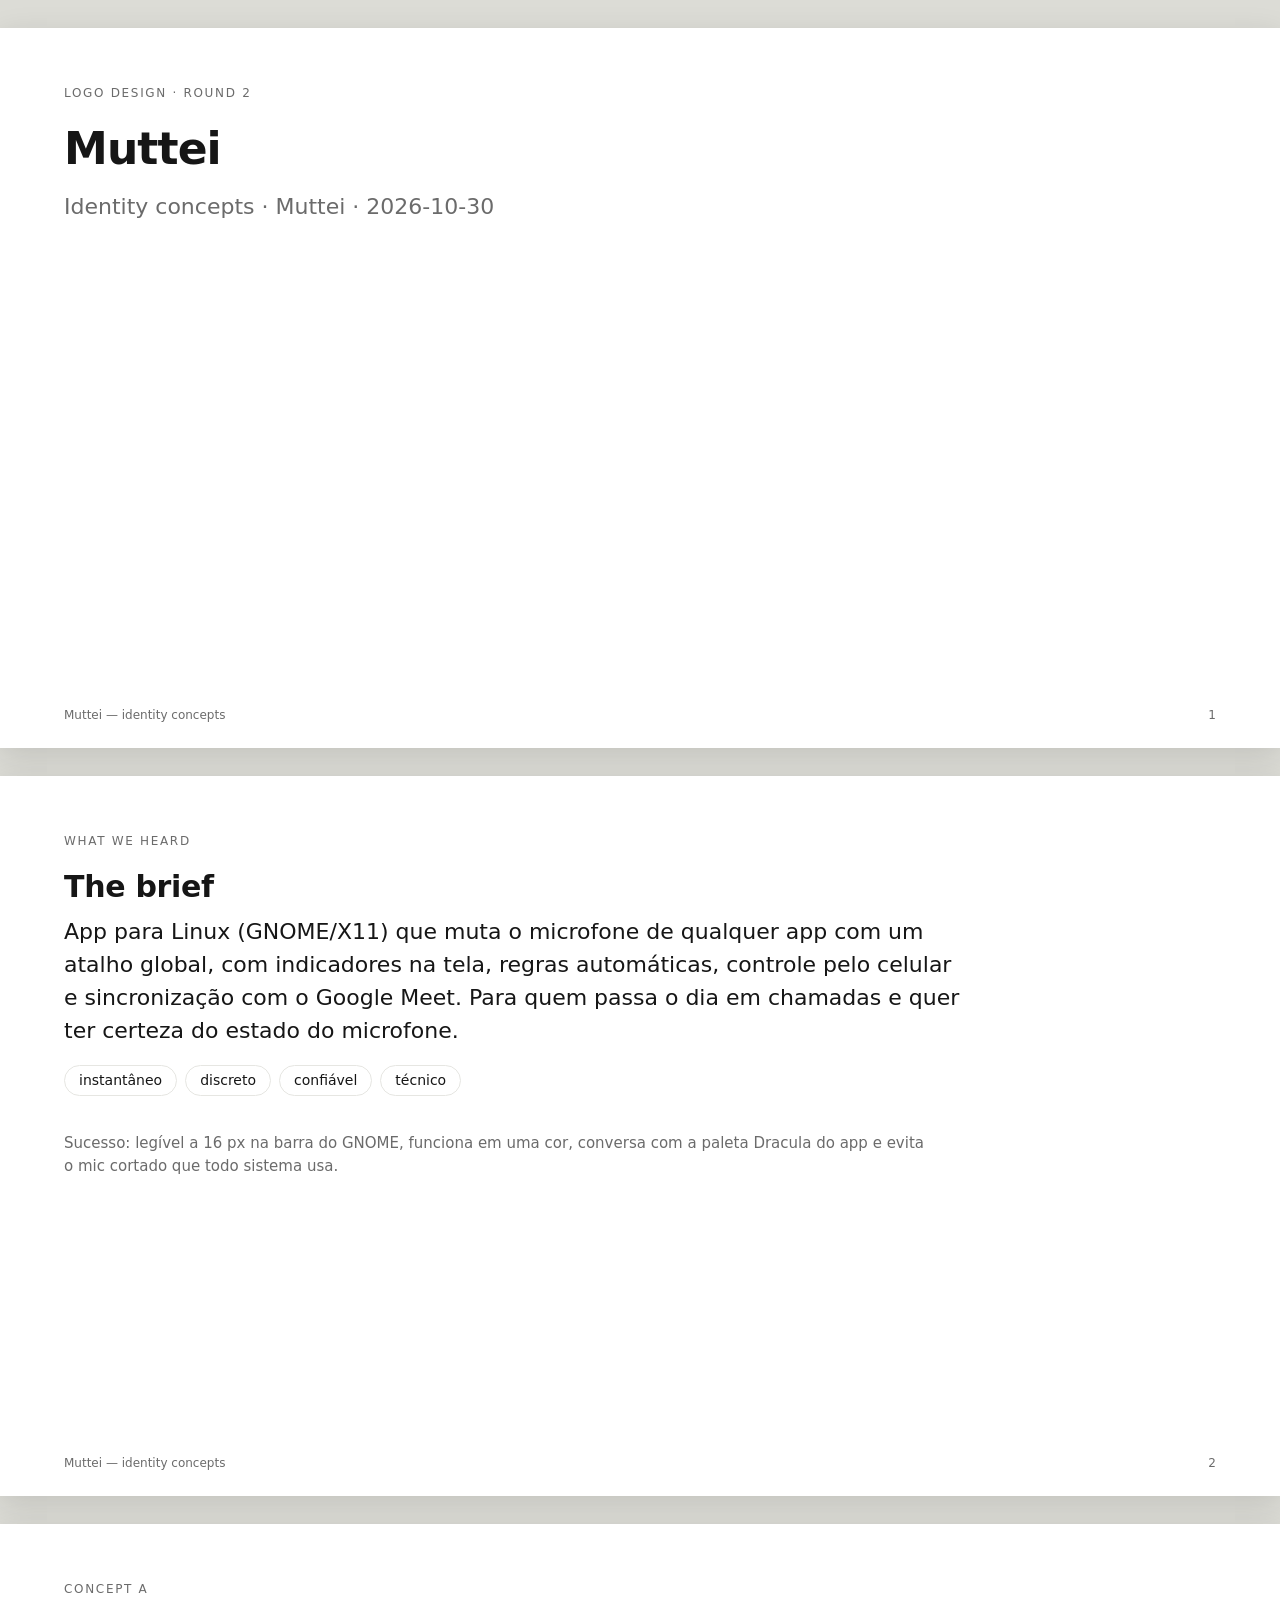
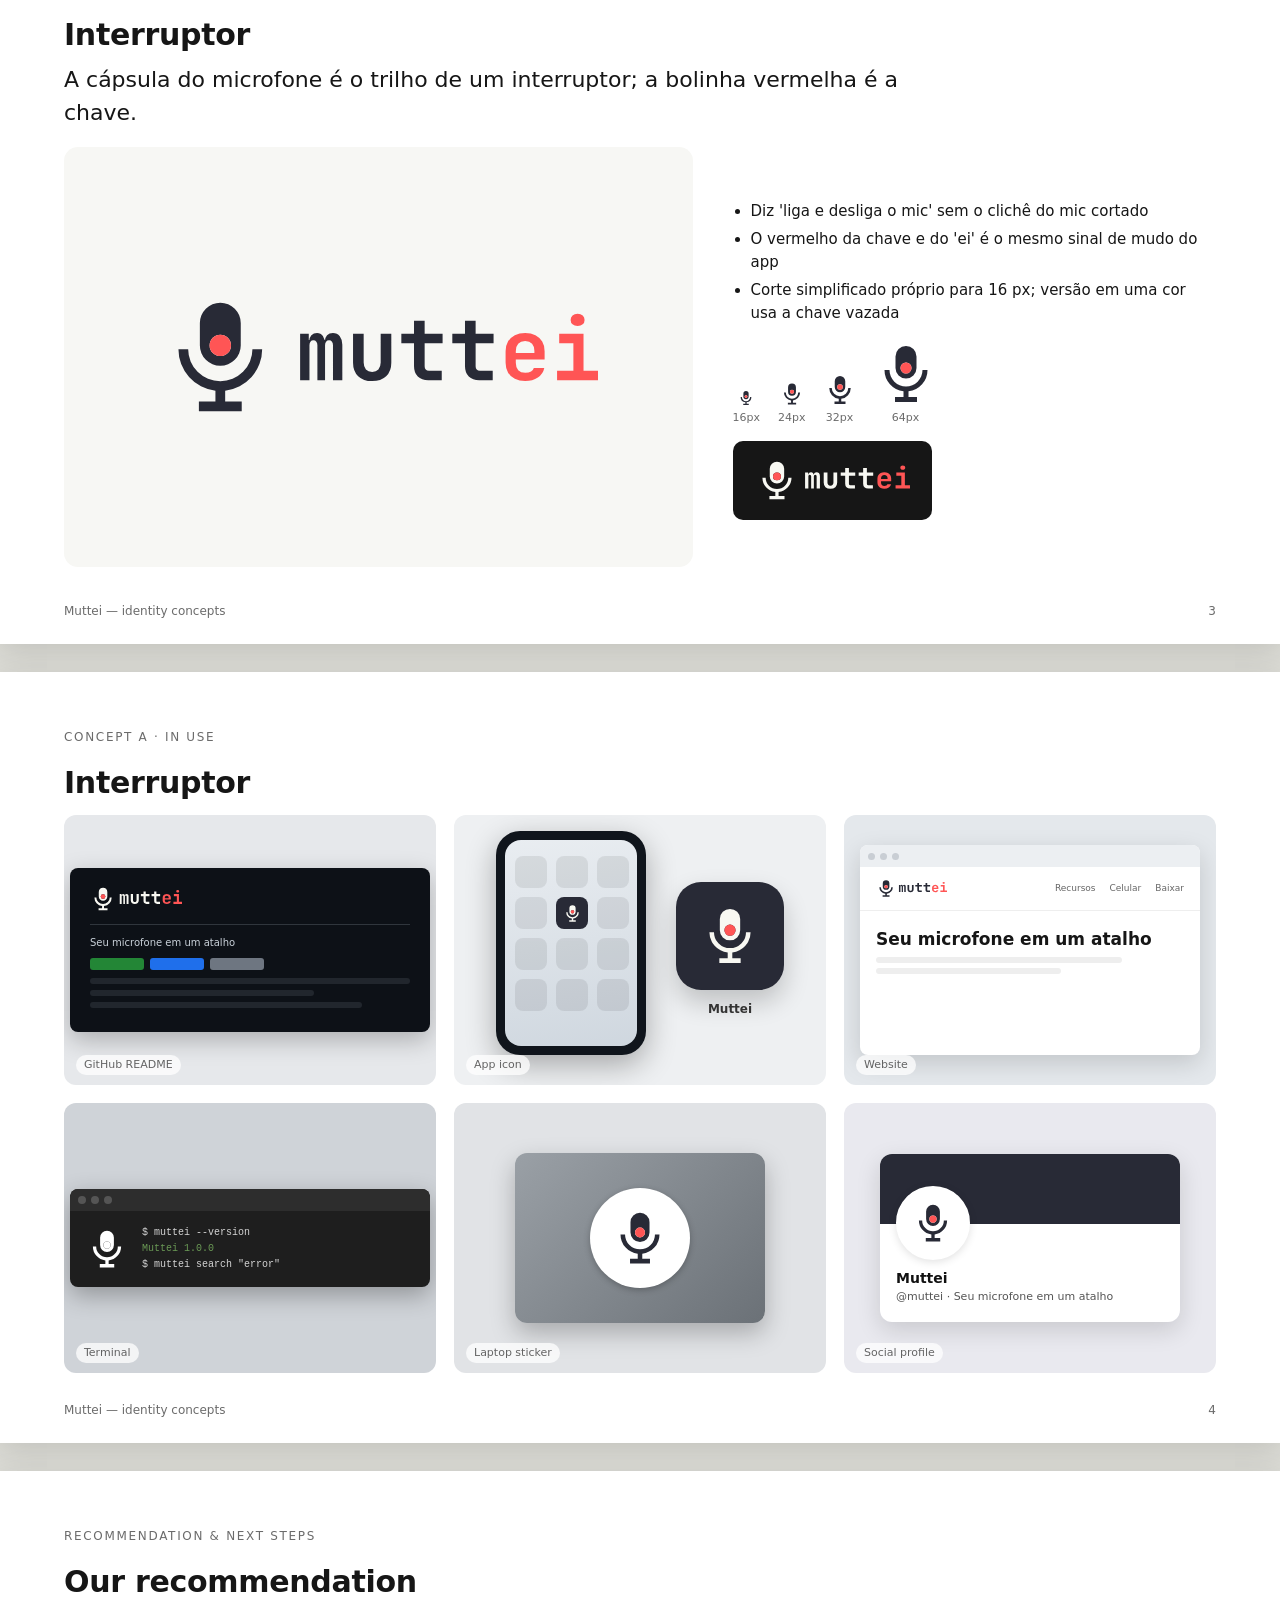
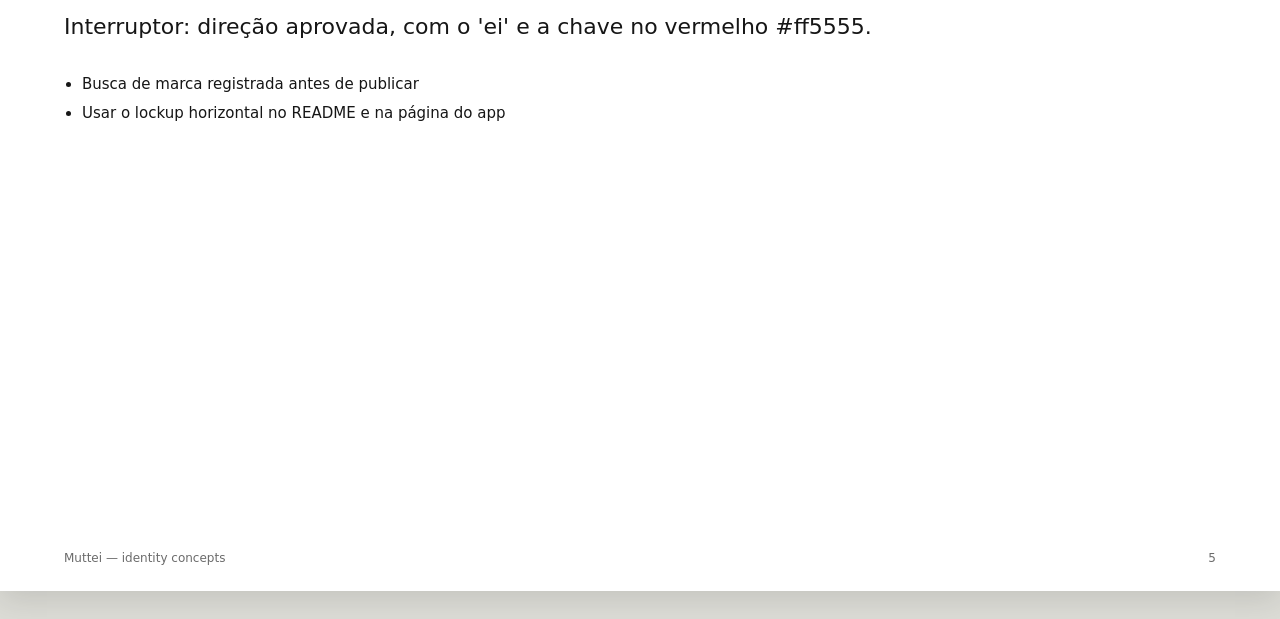
<file: brand/presentation/index.html>
<!doctype html><html lang='en'><head><meta charset='utf-8'><title>Muttei — identity concepts</title><style>
:root{--ink:#161616;--muted:#6b6b6b;--line:#e6e6e2;--paper:#f7f7f4}
*{box-sizing:border-box}body{margin:0;background:#dcdcd6;font:15px/1.5 system-ui,-apple-system,Segoe UI,sans-serif;color:var(--ink)}
.slide{width:1280px;min-height:720px;margin:28px auto;background:#fff;box-shadow:0 8px 30px rgba(0,0,0,.12);padding:56px 64px 70px;position:relative;overflow:hidden}
.slide h1{font-size:44px;margin:0 0 8px;letter-spacing:-.02em}.slide h2{font-size:30px;margin:0 0 6px;letter-spacing:-.01em}
.kicker{font-size:12px;letter-spacing:.14em;text-transform:uppercase;color:var(--muted);margin-bottom:14px}
.idea{font-size:22px;max-width:900px;margin:6px 0 18px}.muted{color:var(--muted)}
.foot{position:absolute;left:64px;right:64px;bottom:24px;display:flex;justify-content:space-between;font-size:12px;color:var(--muted)}
.hero{display:grid;grid-template-columns:1.3fr 1fr;gap:40px;align-items:center}
.stage{height:420px;background:var(--paper);border-radius:14px;display:flex;align-items:center;justify-content:center}
.stage img{max-width:70%;max-height:62%}
ul.rat{padding-left:18px;margin:0}ul.rat li{margin:6px 0}
.sizes{display:flex;gap:18px;align-items:flex-end;margin-top:18px}.sizes div{display:flex;flex-direction:column;align-items:center;gap:4px;font-size:11px;color:var(--muted)}
.rev{background:#161616;border-radius:10px;padding:18px 22px;display:inline-flex;margin-top:14px}
.mock{display:grid;grid-template-columns:repeat(3,1fr);gap:18px;margin-top:10px}
.m{height:270px;border-radius:12px;overflow:hidden;position:relative;display:flex;align-items:center;justify-content:center}
.m .lbl{position:absolute;left:12px;bottom:10px;font-size:11px;color:rgba(0,0,0,.6);background:rgba(255,255,255,.75);padding:2px 8px;border-radius:20px}
.bc{width:250px;height:143px;background:#fff;border-radius:5px;box-shadow:0 10px 26px rgba(0,0,0,.22);padding:16px;display:flex;flex-direction:column;justify-content:space-between;transform:translate(-50px,-38px) rotate(-4deg)}
.bc2{position:absolute;width:250px;height:143px;border-radius:5px;transform:translate(70px,52px) rotate(6deg);box-shadow:0 10px 26px rgba(0,0,0,.25);display:flex;align-items:center;justify-content:center}
.bc .t{font-size:9px;line-height:1.5;color:#333}
.phone{width:150px;height:224px;margin-bottom:14px;border-radius:24px;background:#10151c;padding:9px;box-shadow:0 10px 30px rgba(0,0,0,.3)}
.screen{width:100%;height:100%;border-radius:16px;background:linear-gradient(170deg,#e9edf1,#cfd7df);display:grid;grid-template-columns:repeat(3,1fr);gap:9px;padding:16px 10px;align-content:start}
.ai{width:32px;height:32px;border-radius:8px;background:rgba(0,0,0,.08);justify-self:center}
.bigapp{display:flex;flex-direction:column;align-items:center;gap:10px;font-size:12px;font-weight:600;color:#333;margin-left:30px}
.bigapp .bi{width:108px;height:108px;border-radius:25px;display:flex;align-items:center;justify-content:center;box-shadow:0 12px 26px rgba(0,0,0,.2)}
.web{width:340px;height:210px;background:#fff;border-radius:8px;box-shadow:0 8px 24px rgba(0,0,0,.15);overflow:hidden}
.web .bar{height:22px;background:#eceff2;display:flex;gap:5px;align-items:center;padding:0 8px}.web .bar i{width:7px;height:7px;border-radius:50%;background:#c9ced4}
.web .nav{height:44px;display:flex;align-items:center;padding:0 16px;gap:14px;font-size:9px;color:#666;border-bottom:1px solid #eee}
.web .hero2{padding:18px 16px}.web .hero2 b{display:block;font-size:17px;line-height:1.2;margin-bottom:8px}.web .hero2 span{display:block;height:6px;background:#eee;border-radius:3px;margin:5px 0;width:80%}
.sign{width:300px;height:190px;background:linear-gradient(#8c8f93,#6f7276);display:flex;flex-direction:column;align-items:center;padding-top:18px}
.sign .board{width:230px;height:74px;border-radius:6px;display:flex;align-items:center;justify-content:center;box-shadow:0 6px 16px rgba(0,0,0,.3)}
.sign .door{width:80px;height:80px;margin-top:18px;background:#3d4146;border-radius:3px 3px 0 0}
.tote{width:180px;height:210px;background:#efe7d8;border-radius:4px 4px 10px 10px;position:relative;display:flex;align-items:center;justify-content:center;box-shadow:0 8px 20px rgba(0,0,0,.15);margin-top:40px}
.tote:before{content:"";position:absolute;top:-46px;left:50%;transform:translateX(-50%);width:84px;height:70px;border:9px solid #e3d8c3;border-bottom:none;border-radius:50px 50px 0 0}
.social{width:300px;background:#fff;border-radius:12px;box-shadow:0 8px 24px rgba(0,0,0,.14);overflow:hidden}
.social .cover{height:70px}.social .av{width:74px;height:74px;border-radius:50%;background:#fff;border:4px solid #fff;margin:-38px 0 0 16px;display:flex;align-items:center;justify-content:center;box-shadow:0 2px 8px rgba(0,0,0,.12);overflow:hidden}
.social .meta{padding:8px 16px 16px;font-size:11px;color:#555}.social .meta b{font-size:14px;color:#111;display:block}
.cup{position:relative;width:150px;height:200px;margin-top:30px}
.cup .body{position:absolute;inset:0;background:#f4f1ea;clip-path:polygon(0 0,100% 0,86% 100%,14% 100%);display:flex;align-items:center;justify-content:center;box-shadow:inset -18px 0 24px rgba(0,0,0,.06)}
.cup .lid{position:absolute;left:-8px;right:-8px;top:-22px;height:24px;border-radius:8px 8px 3px 3px;background:#2b2b2b}
.cup .sleeve{position:absolute;left:6%;right:6%;top:36%;height:34%;clip-path:polygon(0 0,100% 0,96% 100%,4% 100%);display:flex;align-items:center;justify-content:center}
.bag{position:relative;width:170px;height:230px;background:#e9e2d6;border-radius:6px 6px 10px 10px;box-shadow:0 12px 26px rgba(0,0,0,.2);display:flex;flex-direction:column;align-items:center;padding-top:38px;gap:14px}
.bag:before{content:"";position:absolute;top:0;left:0;right:0;height:22px;background:repeating-linear-gradient(90deg,rgba(0,0,0,.08) 0 4px,transparent 4px 8px);border-radius:6px 6px 0 0}
.bag .label{width:118px;height:118px;border-radius:50%;background:#fff;display:flex;align-items:center;justify-content:center}
.bag .t{font-size:8px;letter-spacing:.14em;color:#555;text-transform:uppercase;padding:0 12px;text-align:center;line-height:1.4}
.sbag{position:relative;width:180px;height:210px;box-shadow:0 12px 26px rgba(0,0,0,.2);display:flex;align-items:center;justify-content:center;margin-top:30px}
.sbag:before{content:"";position:absolute;top:-40px;left:50%;transform:translateX(-50%);width:70px;height:56px;border:5px solid #333;border-bottom:none;border-radius:40px 40px 0 0}
.box{width:220px;height:150px;background:#f3efe6;box-shadow:14px 14px 0 rgba(0,0,0,.08),0 12px 26px rgba(0,0,0,.18);display:flex;align-items:center;justify-content:center;border-top:14px solid rgba(0,0,0,.06)}
.readme{width:360px;background:#0d1117;border-radius:8px;box-shadow:0 8px 24px rgba(0,0,0,.25);padding:18px 20px;color:#c9d1d9;font-size:10px}
.readme .rh{display:flex;align-items:center;gap:10px;border-bottom:1px solid #30363d;padding-bottom:12px;margin-bottom:10px}
.readme .badges{display:flex;gap:6px;margin:8px 0}.readme .badges i{display:block;width:54px;height:12px;border-radius:3px;background:#238636}.readme .badges i:nth-child(2){background:#1f6feb}.readme .badges i:nth-child(3){background:#6e7681}
.readme .ln{height:6px;background:#21262d;border-radius:3px;margin:6px 0}
.term{width:360px;background:#1e1e1e;border-radius:8px;box-shadow:0 8px 24px rgba(0,0,0,.3);overflow:hidden;font:10px/1.6 ui-monospace,Menlo,monospace;color:#d4d4d4}
.term .tb{height:22px;background:#2d2d2d;display:flex;gap:5px;align-items:center;padding:0 8px}.term .tb i{width:8px;height:8px;border-radius:50%;background:#555}
.term .tbody{padding:14px 16px;display:flex;gap:14px;align-items:center}
.sticker{width:250px;height:170px;background:linear-gradient(135deg,#9aa0a6,#6b7177);border-radius:12px;display:flex;align-items:center;justify-content:center;box-shadow:0 10px 24px rgba(0,0,0,.25)}
.sticker .s{width:100px;height:100px;border-radius:50%;background:#fff;display:flex;align-items:center;justify-content:center;box-shadow:0 2px 6px rgba(0,0,0,.25)}
.shirt{width:210px;height:220px;display:flex;align-items:center;justify-content:center;position:relative}
.shirt svg{position:absolute;inset:0}
.badge{width:170px;height:235px;background:#fff;border-radius:10px;box-shadow:0 10px 24px rgba(0,0,0,.2);display:flex;flex-direction:column;align-items:center;padding:20px 14px;gap:14px;position:relative;margin-top:30px}
.badge:before{content:"";position:absolute;top:-60px;left:50%;width:22px;height:62px;transform:translateX(-50%)}
.badge .hole{width:40px;height:8px;border-radius:4px;background:#ddd}.badge .nm{font-size:15px;font-weight:600}.badge .rl{font-size:10px;color:#777}
.pcard{position:relative;width:300px;height:189px;border-radius:14px;box-shadow:0 14px 30px rgba(0,0,0,.28);font:600 12px ui-monospace,Menlo,monospace}
.pcard .chip{position:absolute;left:22px;top:76px;width:40px;height:30px;border-radius:6px;background:linear-gradient(135deg,#e9d8a6,#c9a95c)}
.pcard .num{position:absolute;left:22px;top:122px;letter-spacing:.12em;font-size:14px}
.pcard .holder{position:absolute;left:22px;bottom:18px;font-size:10px;letter-spacing:.14em;opacity:.85}
.pcard .brandline{position:absolute;right:20px;bottom:16px;font:700 13px system-ui,sans-serif;opacity:.9}
.tabbar{width:340px;background:#dfe1e5;border-radius:10px;padding:8px 8px 0}
.tab{width:230px;height:36px;background:#fff;border-radius:10px 10px 0 0;display:flex;align-items:center;gap:8px;padding:0 12px;font-size:11px;color:#333}
.addr{height:40px;background:#fff;display:flex;align-items:center;padding:0 12px;font-size:10px;color:#777;border-top:1px solid #eee}
.cmp{display:grid;gap:22px;margin-top:20px}.cmp .c{background:var(--paper);border-radius:12px;padding:22px;display:flex;flex-direction:column;align-items:center;gap:12px}
.cmp img{max-height:120px;max-width:80%}
img.g{filter:grayscale(1)}img.w{filter:brightness(0) invert(1)}img.k{filter:brightness(0)}
.adj span{display:inline-block;border:1px solid var(--line);border-radius:20px;padding:4px 14px;margin:0 8px 8px 0;font-size:14px}
</style></head><body><section class="slide"><div class="kicker">Logo design · round 2</div>
<h1>Muttei</h1><p class="idea muted">Identity concepts · Muttei · 2026-10-30</p>
<p class="muted" style="max-width:720px;margin-top:120px"></p><div class="foot"><span>Muttei — identity concepts</span><span>1</span></div></section><section class="slide"><div class="kicker">What we heard</div><h2>The brief</h2>
<p class="idea">App para Linux (GNOME/X11) que muta o microfone de qualquer app com um atalho global, com indicadores na tela, regras automáticas, controle pelo celular e sincronização com o Google Meet. Para quem passa o dia em chamadas e quer ter certeza do estado do microfone.</p><div class="adj"><span>instantâneo</span><span>discreto</span><span>confiável</span><span>técnico</span></div>
<p class="muted" style="margin-top:28px;max-width:860px">Sucesso: legível a 16 px na barra do GNOME, funciona em uma cor, conversa com a paleta Dracula do app e evita o mic cortado que todo sistema usa.</p><div class="foot"><span>Muttei — identity concepts</span><span>2</span></div></section><section class="slide"><div class="kicker">Concept A</div><h2>Interruptor</h2>
<p class="idea">A cápsula do microfone é o trilho de um interruptor; a bolinha vermelha é a chave.</p>
<div class="hero"><div class="stage"><img class="" src="[data-uri]"></div>
<div><ul class="rat"><li>Diz &#x27;liga e desliga o mic&#x27; sem o clichê do mic cortado</li><li>O vermelho da chave e do &#x27;ei&#x27; é o mesmo sinal de mudo do app</li><li>Corte simplificado próprio para 16 px; versão em uma cor usa a chave vazada</li></ul><div class="sizes"><div><img class="" src="[data-uri]" style="height:16px">16px</div><div><img class="" src="[data-uri]" style="height:24px">24px</div><div><img class="" src="[data-uri]" style="height:32px">32px</div><div><img class="" src="[data-uri]" style="height:64px">64px</div></div><div class="rev"><img class="" src="[data-uri]" style="max-height:44px;max-width:300px"></div></div></div>
<div class="foot"><span>Muttei — identity concepts</span><span>3</span></div></section><section class="slide"><div class="kicker">Concept A · in use</div><h2>Interruptor</h2>
<div class="mock"><div class="m" style="background:#e6e8eb"><div class="readme"><div class="rh"><img class="" src="[data-uri]" style="max-height:26px;max-width:180px"></div><div>Seu microfone em um atalho</div><div class="badges"><i></i><i></i><i></i></div><div class="ln"></div><div class="ln" style="width:70%"></div><div class="ln" style="width:85%"></div></div><span class="lbl">GitHub README</span></div><div class="m" style="background:#eef0f2"><div class="phone"><div class="screen"><div class="ai"></div><div class="ai"></div><div class="ai"></div><div class="ai"></div><div class="ai" style="background:#282a36;display:flex;align-items:center;justify-content:center"><img class="" src="[data-uri]" style="max-height:19px;max-width:21px"></div><div class="ai"></div><div class="ai"></div><div class="ai"></div><div class="ai"></div><div class="ai"></div><div class="ai"></div><div class="ai"></div></div></div><div class="bigapp"><div class="bi" style="background:#282a36"><img class="" src="[data-uri]" style="max-height:62px;max-width:70px"></div>Muttei</div><span class="lbl">App icon</span></div><div class="m" style="background:#e4e8ec"><div class="web"><div class="bar"><i></i><i></i><i></i></div><div class="nav"><img class="" src="[data-uri]" style="max-height:20px;max-width:110px"><span style="flex:1"></span><span>Recursos</span><span>Celular</span><span>Baixar</span></div><div class="hero2"><b>Seu microfone em um atalho</b><span></span><span style="width:60%"></span></div></div><span class="lbl">Website</span></div><div class="m" style="background:#cfd3d8"><div class="term"><div class="tb"><i></i><i></i><i></i></div><div class="tbody"><img class="w" src="[data-uri]" style="max-height:42px;max-width:42px"><div>$ muttei --version<br><span style="color:#6a9955">Muttei 1.0.0</span><br>$ muttei search "error"</div></div></div><span class="lbl">Terminal</span></div><div class="m" style="background:#e1e3e6"><div class="sticker"><div class="s"><img class="" src="[data-uri]" style="max-height:58px;max-width:66px"></div></div><span class="lbl">Laptop sticker</span></div><div class="m" style="background:#e9e9ef"><div class="social"><div class="cover" style="background:#282a36"></div><div class="av"><img class="" src="[data-uri]" style="max-height:42px;max-width:50px"></div><div class="meta"><b>Muttei</b>@muttei · Seu microfone em um atalho</div></div><span class="lbl">Social profile</span></div></div><div class="foot"><span>Muttei — identity concepts</span><span>4</span></div></section><section class="slide"><div class="kicker">Recommendation & next steps</div><h2>Our recommendation</h2>
<p class="idea">Interruptor: direção aprovada, com o &#x27;ei&#x27; e a chave no vermelho #ff5555.</p>
<ul class="rat" style="margin-top:30px"><li>Busca de marca registrada antes de publicar</li><li>Usar o lockup horizontal no README e na página do app</li></ul><div class="foot"><span>Muttei — identity concepts</span><span>5</span></div></section></body></html>
</file>
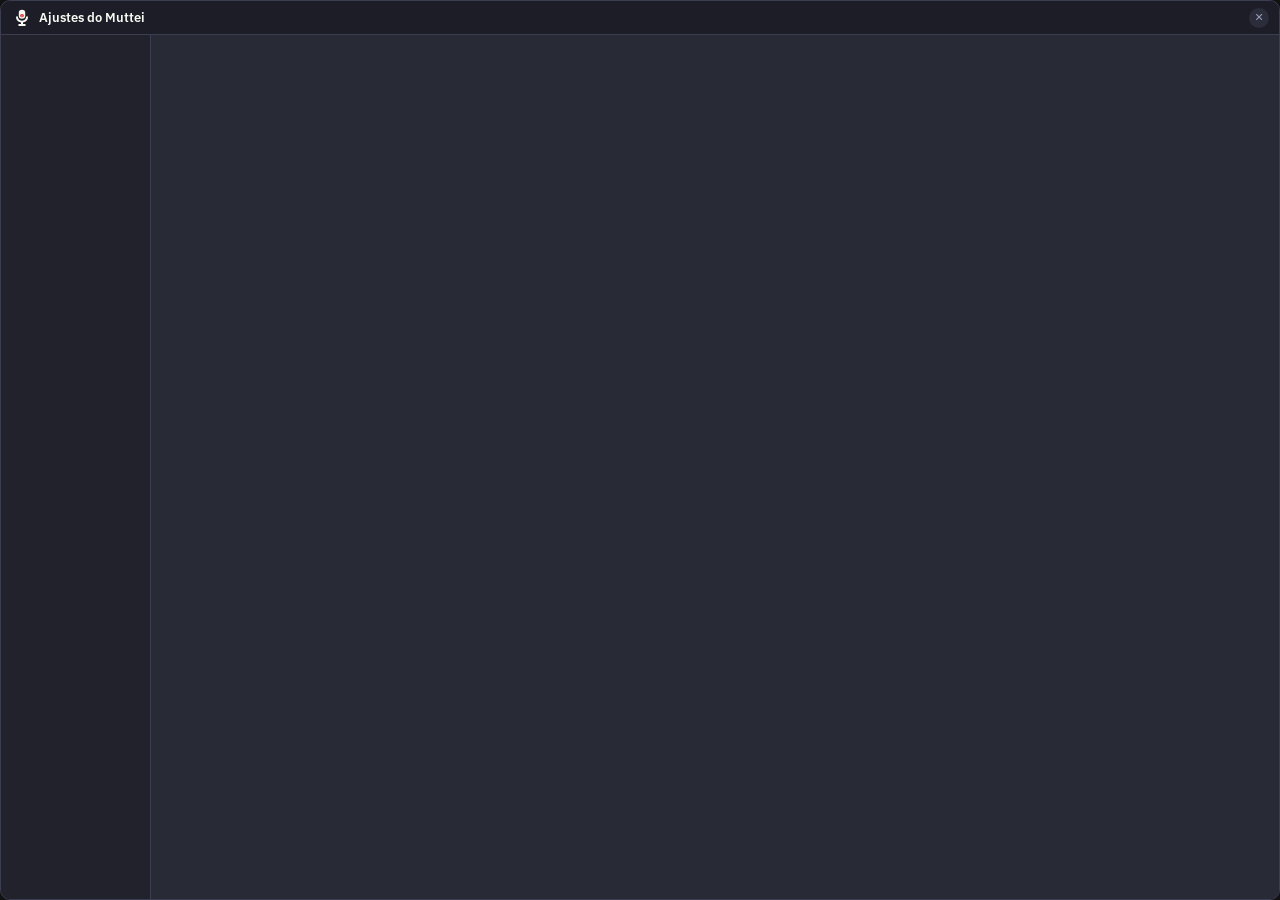
<file: ui/settings.html>
<!doctype html>
<html lang="pt-BR">
<head>
<meta charset="utf-8">
<title>Ajustes do Muttei</title>
<link rel="stylesheet" href="style.css">
<script src="icons.js"></script>
</head>
<body>
<div class="wnd">
  <div class="wbar" data-tauri-drag-region><img class="wlogo" src="logo-mark.svg" alt="" data-tauri-drag-region><b data-tauri-drag-region>Ajustes do Muttei</b><span class="sp" data-tauri-drag-region></span><button class="x" id="close" aria-label="Fechar">✕</button></div>
  <div class="set">
    <nav class="snav" id="snav" role="tablist" aria-label="Seções"></nav>
    <div class="spane" id="spane"></div>
  </div>
</div>
<div id="overlay"></div>
<div class="toasts" id="toasts" aria-live="polite"></div>
<script>
const { invoke } = window.__TAURI__.core;
const { listen } = window.__TAURI__.event;
const $ = s => document.querySelector(s);
const esc = s => String(s ?? '').replace(/&/g,'&amp;').replace(/</g,'&lt;').replace(/>/g,'&gt;');

let S = null;
const ui = { tab:'atalho', recording:false, localErr:{} };
const patch = p => invoke('update', { patch:p }).catch(e=>toast(String(e)));

const ACTIONS = [
  ['toggle_mute','Mutar e desmutar','Também pelo menu da tray e pelo celular'],
  ['ptt','Segurar para falar','Abre o microfone só enquanto a tecla estiver pressionada'],
  ['ptc','Segurar para tossir','Fecha o microfone só enquanto a tecla estiver pressionada'],
  ['camera','Câmera on/off','Clica no botão de câmera do Meet'],
  ['hand','Levantar a mão','Levanta ou abaixa a mão no Meet'],
  ['leave','Sair da chamada','Clica em sair no Meet'],
];
const NAMED = {Space:'Space', Comma:'Comma', Period:'Period', Slash:'Slash', Semicolon:'Semicolon', Quote:'Quote', BracketLeft:'BracketLeft', BracketRight:'BracketRight',
  Minus:'Minus', Equal:'Equal', Backquote:'Backquote', Backslash:'Backslash', ArrowUp:'Up', ArrowDown:'Down', ArrowLeft:'Left', ArrowRight:'Right',
  Home:'Home', End:'End', PageUp:'PageUp', PageDown:'PageDown', Insert:'Insert', Delete:'Delete', Enter:'Enter', Pause:'Pause'};
const isMod = code => /^(Control|Alt|Shift|Meta|OS)/.test(code);
const modsOf = e => [e.ctrlKey&&'Ctrl', e.altKey&&'Alt', e.shiftKey&&'Shift', e.metaKey&&'Super'].filter(Boolean);
function comboOf(e){
  const k = e.code;
  const key = k.startsWith('Key')?k.slice(3): k.startsWith('Digit')?k.slice(5): k.startsWith('Numpad')&&/\d$/.test(k)?'Num'+k.slice(-1): NAMED[k] || (/^F\d+$/.test(k)?k: null);
  if(!key) return null;
  const mods = modsOf(e);
  return {mods, key, str:[...mods,key].join('+')};
}
function startRec(a){ ui.recording=a; delete ui.localErr[a]; invoke('rec_start'); render(); }
function stopRec(){ ui.recording=false; invoke('rec_cancel'); render(); }
function showLive(e){
  const el = document.getElementById('recCombo'); if(!el) return;
  const m = modsOf(e);
  el.innerHTML = m.length ? kbds(m.join('+')) + '<span class="muted">+ …</span>' : 'Pressione as teclas…';
}
document.addEventListener('keyup', e=>{ if(ui.recording) showLive(e); });
document.addEventListener('keydown', e=>{
  if(ui.recording){
    const a = ui.recording;
    if(e.key==='Escape'){ stopRec(); return; }
    e.preventDefault();
    if(isMod(e.code)){ showLive(e); return; }
    const c = comboOf(e);
    if(!c){ ui.localErr[a]=`A tecla "${e.key}" não pode ser usada. Use letras, números, F1–F12, setas ou espaço junto com um modificador.`; render(); return; }
    if(!c.mods.length){ ui.localErr[a]='Use pelo menos um modificador (Ctrl, Alt, Shift ou Super).'; render(); return; }
    ui.recording=false; delete ui.localErr[a];
    invoke('set_shortcut', { action:a, combo:c.str }).catch(()=>{});
    render(); return;
  }
  if(e.key==='Escape') $('#overlay').innerHTML='';
});

const sw = (id,on,label) => `<button class="sw" id="${id}" role="switch" aria-checked="${on}" aria-label="${esc(label)}"></button>`;
const OS = {
  linux:{ lock:'org.gnome.ScreenSaver · ActiveChanged', auto:'~/.config/autostart/Muttei.desktop', shot:'Aparece em capturas de tela no X11.',
    src:'a fonte padrão do PipeWire', tray:'Se o ícone sumir, ele fica em Ajustes do GNOME &gt; Extensões &gt; AppIndicator.', rec:'para o X11 não engolir as teclas' },
  windows:{ lock:'Win+L ou bloqueio automático', auto:'HKCU\\…\\CurrentVersion\\Run', shot:'Aparece em capturas de tela.',
    src:'o microfone padrão do Windows', tray:'Se o ícone sumir, ele fica na seta ^ da bandeja, ao lado do relógio.', rec:'para o Windows não engolir as teclas' },
  macos:{ lock:'Ctrl+Cmd+Q ou bloqueio automático', auto:'~/Library/LaunchAgents/Muttei.plist', shot:'Aparece em capturas de tela.',
    src:'o microfone padrão do macOS', tray:'O ícone fica na barra de menus, no canto superior direito.', rec:'para o macOS não engolir as teclas' },
};
const T = () => OS[S.os] || OS.linux;
const keyName = k => k!=='Super' ? k : S.os==='windows' ? 'Win' : S.os==='macos' ? 'Cmd' : k;
const kbds = str => str.split('+').map(k=>`<kbd>${esc(keyName(k))}</kbd>`).join('<span class="muted">+</span>');
const TABS = [['atalho','Atalho'],['regras','Regras'],['celular','Celular'],['meet','Meet'],['geral','Geral']];
const scErr = a => ui.localErr[a] || S.sc_errs[a];
const anyErr = () => ACTIONS.some(([a])=>scErr(a));

function renderNav(){
  $('#snav').innerHTML = TABS.map(([k,l])=>{
    let bd='';
    if(k==='celular') bd = S.phone_on?`<span class="bd">on</span>`:'';
    if(k==='meet') bd = `<span class="bd">${S.browsers.length}</span>`;
    if(k==='geral' && S.upd) bd = `<span class="bd w">↑</span>`;
    if(k==='atalho' && anyErr()) bd = `<span class="bd w">!</span>`;
    return `<button role="tab" data-tab="${k}" aria-selected="${ui.tab===k}">${l}${bd}</button>`;
  }).join('');
  $('#snav').querySelectorAll('button').forEach(b=>b.onclick=()=>{ if(ui.recording) stopRec(); ui.tab=b.dataset.tab; render(); });
}
const NO_RELEASE = a => S.shortcut_backend==='gnome' && (a==='ptt' || a==='ptc');
function scRow([a,l,sub]){
  if(NO_RELEASE(a)) return `<div class="r scrow off"><div class="lb">${l}<span>${sub}</span></div>
      <div class="combo"><span class="none">indisponível</span></div><button class="btn" disabled>Definir</button></div>`;
  const v = S.shortcuts[a], rec = ui.recording===a;
  const hold = S.holding && S.holding.kind===a;
  return `<div class="r scrow"><div class="lb">${l}<span>${sub}</span></div>
      <div class="combo ${rec?'rec':''}" ${rec?'id="recCombo" tabindex="-1"':''}>${rec?'Pressione as teclas…': v?kbds(v):'<span class="none">sem atalho</span>'}</div>
      <button class="btn" data-rec="${a}">${rec?'Cancelar': v?'Trocar':'Definir'}</button>
      ${a==='toggle_mute' ? (v!=='Ctrl+Shift+M'?`<button class="btn sm" id="scReset">Padrão</button>`:'') : (v&&!rec?`<button class="btn sm danger" data-clear="${a}">Remover</button>`:'')}
    </div>
    ${hold?`<div class="r"><span class="note okn">Segurando agora · solte para voltar a ${S.holding.prior?'mudo':'no ar'}</span></div>`:''}
    ${rec?`<div class="r"><span class="note">Enquanto grava, os atalhos ficam desregistrados ${T().rec}. Esc cancela.</span></div>`:''}
    ${scErr(a)?`<div class="r"><span class="note err">${esc(scErr(a))}</span></div>`:''}`;
}
function paneAtalho(){
  return `<h2>Atalhos</h2><p class="lead">Funcionam em qualquer janela, inclusive com os Ajustes fechados. Um atalho global vale para o sistema todo, então os novos começam sem tecla: escolha combinações que você não usa em outros apps.${S.shortcut_backend==='gnome'?' Nesta sessão Wayland, eles ficam registrados como atalhos personalizados do GNOME (Configurações &gt; Teclado).':S.shortcut_backend==='portal'?' Nesta sessão Wayland, eles passam pelo portal do sistema, que pede para você aprovar.':''}</p>
  <div class="sec">Microfone</div>
  <div class="grp">${ACTIONS.slice(0,3).map(scRow).join('')}
    ${S.shortcut_backend==='gnome'?`<div class="r"><span class="note wn">No Wayland do GNOME 46 não dá para saber quando a tecla é solta, então segurar para falar e para tossir só funcionam no X11 ou no GNOME 48+.</span></div>`:''}</div>
  <div class="sec">Chamada no Meet</div>
  <div class="grp">${ACTIONS.slice(3).map(scRow).join('')}
    ${S.browsers.length?'':`<div class="r"><span class="note wn">Precisa da extensão do Muttei no navegador (Ajustes &gt; Meet).</span></div>`}</div>`;
}
function paneRegras(){
  return `<h2>Regras</h2><p class="lead">Regras só mutam. Nunca abrem o microfone sozinhas.</p>
  <div class="grp">
    <div class="r"><div class="lb">Mutar ao travar a tela<span class="mono">${T().lock}</span></div>
      <button class="btn sm" id="simLock">Travar agora</button>${sw('swLock',S.lock_rule,'Mutar ao travar a tela')}</div>
    <div class="r"><div class="lb">Mutar ao entrar numa chamada do Meet<span>${S.browsers.length?'Cada chamada nova começa no mudo':'Precisa da extensão do Muttei no navegador (Ajustes &gt; Meet)'}</span></div>
      ${sw('swMeetRule',S.meet_rule,'Mutar ao entrar numa chamada do Meet')}</div>
    <div class="r"><div class="lb">Mutar ao abrir um destes apps<span>Dispara quando o app aparece, não enquanto ele fica aberto</span></div>${sw('swApp',S.app_rule,'Mutar ao abrir um app')}</div>
    <div class="r" style="display:grid;gap:8px">
      <div class="chips">${S.apps.map(a=>`<span class="chip">${esc(a)}<button data-rm="${esc(a)}" aria-label="Remover ${esc(a)}">✕</button></span>`).join('')||'<span class="muted">Nenhum app na lista.</span>'}</div>
      <form id="addApp" style="display:flex;gap:6px"><input class="in" id="appName" placeholder="nome do executável, ex.: discord" autocomplete="off" style="flex:1"><button class="btn">Adicionar</button></form>
    </div>
  </div>
  ${S.apps.length?`<div class="sec">Processos agora</div>
  <div class="procs">${S.apps.map(p=>`<span class="proc" aria-pressed="${S.running.includes(p)}" title="${S.running.includes(p)?'rodando':'fechado'}"><i></i>${esc(p)}${S.app_rule?'<span class="m">regra</span>':''}</span>`).join('')}</div>`:''}`;
}
function paneCelular(){
  const ifs = S.ifaces.map(i=>`<option value="${esc(i.name)}" ${i.name===S.iface?'selected':''} ${i.ip?'':'disabled'}>${esc(i.name)} · ${i.ip?esc(i.ip):'desconectada'}</option>`).join('');
  const ufw = S.os==='macos'
    ? `<span class="note">Na primeira vez, o macOS pergunta se o Muttei pode acessar a rede local: permita.</span>`
    : S.os==='windows'
    ? `<span class="note">Na primeira vez, o Windows pergunta se o Muttei pode usar a rede: permita em redes privadas.</span>`
    : S.ufw
    ? `<span class="note wn">ufw ativo: libere a porta com <span class="mono">sudo ufw allow ${S.port}/tcp</span></span>`
    : `<span class="note okn">ufw inativo: nenhuma regra de firewall necessária.</span>`;
  return `<h2>Celular</h2><p class="lead">O celular vira um controle remoto pela Wi-Fi. Sem app e sem servidor externo: o navegador do celular fala direto com este PC.</p>
  <div class="grp"><div class="r"><div class="lb">Controle pelo celular<span>${S.phone_on&&S.ip?`Ouvindo em <span class="mono">${esc(S.ip)}:${S.port}</span>`:'Servidor desligado'}</span></div>${sw('swPhone',S.phone_on,'Controle pelo celular')}</div>
    ${S.phone_err?`<div class="r"><span class="note err">${esc(S.phone_err)}</span></div>`:''}</div>
  ${S.phone_on?`
  ${S.url?`<div class="grp"><div class="r qrbox">
    <div class="qr" aria-label="QR code para ${esc(S.url)}">${S.qr}</div>
    <div style="display:grid;gap:6px;min-width:0">
      <span class="muted">1. Aponte a câmera do celular para o QR</span>
      <span class="muted">2. Digite no celular o código:</span>
      <span class="code">${esc(S.code)}</span>
      <span class="note ${S.pair_locked?'wn':''}">${S.pair_locked?`5 tentativas erradas: pareamento bloqueado por ${S.pair_locked} s`:S.fails?`${S.fails} tentativa${S.fails>1?'s':''} errada${S.fails>1?'s':''} · troca após 5`:'O código troca a cada pareamento'}</span>
      <div><button class="btn sm" id="regen">Gerar novo código</button></div>
    </div>
  </div></div>`:''}
  <div class="sec">Dispositivos pareados</div>
  <div class="grp">${S.devices.length?S.devices.map(d=>`<div class="r dev"><span class="ph">${ICON.phone}</span><div class="lb">${esc(d.name)}<span>${esc(d.when)}</span></div><button class="btn sm danger" data-rev="${esc(d.id)}">Revogar</button></div>`).join(''):'<div class="r"><span class="muted">Nenhum celular pareado.</span></div>'}</div>
  <div class="sec">Rede</div>
  <div class="grp">
    <div class="r"><div class="lb">Interface<span>Ocultas: ${esc(S.hidden||'nenhuma')}</span></div><select class="in" id="iface">${ifs}</select></div>
    <div class="r"><div class="lb">Porta<span>Fixa, para o QR continuar valendo</span></div><span class="mono">${S.port}</span></div>
    <div class="r">${ufw}</div>
  </div>`:''}`;
}
function paneMeet(){
  const left = S.pair_left;
  const mm = `${Math.floor(left/60)}:${String(left%60).padStart(2,'0')}`;
  return `<h2>Google Meet</h2><p class="lead">Sem a extensão, o atalho já silencia o Meet. A extensão só faz o ícone de microfone do Meet acompanhar o Muttei.</p>
  <div class="grp">
    ${S.browsers.length?S.browsers.map(([b,live])=>`<div class="r"><div class="lb">${esc(b.name)}<span class="mono">chrome-extension://${esc(b.id.slice(0,12))}…</span></div>${live?'<span class="note okn">● conectado</span>':'<span class="note">○ desconectado</span>'}</div>`).join('')
      :`<div class="r"><div class="lb">Nenhum navegador conectado<span>Carregue a pasta <span class="mono">extension/</span> em <span class="mono">chrome://extensions</span> (modo desenvolvedor) e abra o Meet</span></div></div>`}
    ${S.browsers.length?`<div class="r"><div class="lb">Conectar outro navegador<span>Abra a extensão no outro navegador em até 2 minutos</span></div>
      ${left?`<span class="mono" style="color:var(--accent)">aguardando · ${mm}</span><button class="btn sm" id="pairCancel">Cancelar</button>`:`<button class="btn" id="pairBtn">Conectar outro navegador</button>`}
    </div>`:''}
  </div>
  <div class="sec">Como funciona</div>
  <div class="grp"><div class="r"><span class="note">Servidor local em <span class="mono">127.0.0.1</span>, só aceita origem <span class="mono">chrome-extension://</span>. A sincronização é de mão única: mutar pelo botão do próprio Meet não muda o microfone do sistema.</span></div></div>`;
}
const updPct = () => S.upd_stage.startsWith('down:') ? S.upd_stage.slice(5) : null;
const updTitle = () => updPct()!==null || S.upd_stage==='installing' ? `Baixando ${S.upd}` : S.upd ? `Versão ${S.upd} disponível` : 'Atualizações';
const updSub = () => S.upd_stage==='installing' ? (S.os==='linux' ? 'Instalando · confirme a senha de administrador' : 'Instalando · o Muttei reinicia sozinho')
  : updPct()!==null ? `${updPct()}% · o Muttei reinicia sozinho no fim`
  : S.upd_stage==='checking' ? 'Procurando…'
  : S.upd_stage==='error' ? '<span style="color:var(--orange)">Não deu para falar com o GitHub. Tente de novo.</span>'
  : S.upd ? (S.os==='linux' ? 'O Linux pede a senha de administrador para instalar o .deb.' : 'Baixa, instala e reinicia o Muttei.')
  : `Muttei ${esc(S.version)} · em dia. Procura sozinho ao abrir e a cada 6 horas.`;
const updAction = () => updPct()!==null || S.upd_stage==='installing' ? '' : S.upd ? '<button class="btn pri" id="updGo">Atualizar e reiniciar</button>'
  : `<button class="btn sm" id="updCheck" ${S.upd_stage==='checking'?'disabled':''}>Procurar agora</button>`;
function paneGeral(){
  return `<h2>Geral</h2>
  <div class="grp">
    <div class="r"><div class="lb">Microfone em uso<span>${S.headset_on?'Fone Bluetooth no modo headset, com som de ligação. Ao trocar de microfone, ele volta para o modo música.':'Troca o microfone padrão do sistema. Os apps que usam o padrão passam para ele, e o atalho muta sempre o que está em uso.'}</span></div>
      <select class="in" id="micSel">${S.mics.map(m=>`<option value="${esc(m.name)}">${esc(m.desc)}${m.headset?' · Bluetooth':''}</option>`).join('')}</select></div>
    <div class="r"><div class="lb">Som ao mutar e desmutar<span>Toca só na saída de áudio, nunca entra no microfone</span></div><button class="btn sm" id="testSnd">Testar</button>${sw('swSound',S.sound,'Som')}</div>
    <div class="r"><div class="lb">Pílula no topo da tela<span>"No ar" ou "Mudo" por 1,5 s a cada troca</span></div>${sw('swPill',S.pill,'Pílula')}</div>
    <div class="r"><div class="lb">Indicador fixo<span>Fica no canto da tela enquanto estiver mudo. ${T().shot}</span></div>
      <select class="in" id="corner" ${S.dot?'':'disabled'}><option value="tr">canto superior direito</option><option value="tl">canto superior esquerdo</option><option value="br">canto inferior direito</option><option value="bl">canto inferior esquerdo</option></select>${sw('swDot',S.dot,'Indicador fixo')}</div>
    <div class="r"><div class="lb">Estilo do indicador<span>${S.muted?'Veja no canto da tela':'Mute para ver no canto da tela'}</span></div>
      <select class="in" id="dotStyle" ${S.dot?'':'disabled'}><option value="sw">Chave</option><option value="seal">Selo</option><option value="tag">Etiqueta</option><option value="halo">Halo</option></select>
      <select class="in" id="dotAnim" ${S.dot?'':'disabled'}><option value="breathe">respiração lenta</option><option value="slide">entrada + parado</option><option value="both">entrada + respiração</option><option value="none">sem movimento</option></select>
      ${S.muted?'':'<button class="btn sm" id="muteSee">Mutar para ver</button>'}</div>
    <div class="r"><div class="lb">${updTitle()}<span>${updSub()}</span></div>${updAction()}</div>
    <div class="r"><div class="lb">Iniciar com o sistema<span class="mono">${T().auto}</span></div>${sw('swAuto',S.autostart,'Iniciar com o sistema')}</div>
    <div class="r"><div class="lb">Introdução<span>A tela que aparece na primeira execução</span></div><button class="btn sm" id="introBtn">Mostrar</button></div>
  </div>`;
}
function renderPane(){
  const focusId = document.activeElement && document.activeElement.id;
  const draft = $('#appName') ? $('#appName').value : '';
  const P = {atalho:paneAtalho, regras:paneRegras, celular:paneCelular, meet:paneMeet, geral:paneGeral}[ui.tab];
  const sp = $('#spane'); sp.innerHTML = P();
  const on = (id,f)=>{ const el=sp.querySelector('#'+id); if(el) el.onclick=f; };
  sp.querySelectorAll('[data-rec]').forEach(b=>b.onclick=()=> ui.recording===b.dataset.rec ? stopRec() : (ui.recording && invoke('rec_cancel'), startRec(b.dataset.rec)));
  sp.querySelectorAll('[data-clear]').forEach(b=>b.onclick=()=>invoke('clear_shortcut',{action:b.dataset.clear}));
  on('scReset', ()=>invoke('reset_shortcut').catch(()=>{}));
  on('swLock', ()=>patch({lock_rule:!S.lock_rule}));
  on('swApp', ()=>patch({app_rule:!S.app_rule}));
  on('swMeetRule', ()=>patch({meet_rule:!S.meet_rule}));
  const ms = sp.querySelector('#micSel');
  if(ms){ ms.value=(S.mics.find(m=>m.def)||{}).name||''; ms.onchange=()=>invoke('use_mic',{name:ms.value}); }
  on('simLock', ()=>invoke('lock_now'));
  sp.querySelectorAll('[data-rm]').forEach(b=>b.onclick=()=>patch({apps:S.apps.filter(a=>a!==b.dataset.rm)}));
  const f = sp.querySelector('#addApp');
  if(f){
    $('#appName').value = draft;
    f.onsubmit = e=>{ e.preventDefault(); const v=$('#appName').value.trim().toLowerCase().replace(/[^a-z0-9._-]/g,''); if(!v) return;
      $('#appName').value=''; if(!S.apps.includes(v)) patch({apps:[...S.apps, v]}); };
  }
  on('swPhone', ()=>patch({phone_on:!S.phone_on}));
  on('regen', ()=>invoke('regen_code'));
  sp.querySelectorAll('[data-rev]').forEach(b=>b.onclick=()=>invoke('revoke',{id:b.dataset.rev}));
  const ifs = sp.querySelector('#iface'); if(ifs) ifs.onchange=()=>patch({iface:ifs.value});
  on('pairBtn', ()=>invoke('pair_window',{open:true}));
  on('pairCancel', ()=>invoke('pair_window',{open:false}));
  on('testSnd', ()=>invoke('test_sound'));
  on('swSound', ()=>patch({sound:!S.sound}));
  on('swPill', ()=>patch({pill:!S.pill}));
  on('swDot', ()=>patch({dot:!S.dot}));
  on('swAuto', ()=>patch({autostart:!S.autostart}));
  on('introBtn', intro);
  on('updCheck', ()=>invoke('check_update'));
  on('updGo', ()=>invoke('install_update'));
  const c = sp.querySelector('#corner'); if(c){ c.value=S.dot_corner; c.onchange=()=>patch({dot_corner:c.value}); }
  const ds = sp.querySelector('#dotStyle'); if(ds){ ds.value=S.dot_style; ds.onchange=()=>patch({dot_style:ds.value}); }
  const da = sp.querySelector('#dotAnim'); if(da){ da.value=S.dot_anim; da.onchange=()=>patch({dot_anim:da.value}); }
  on('muteSee', ()=>invoke('toggle_mute'));
  if(focusId){ const el = document.getElementById(focusId); if(el) el.focus(); }
  const rc = document.getElementById('recCombo'); if(rc) rc.focus();
}
function render(){ if(!S) return; renderNav(); renderPane(); }

function toast(msg){ const t=document.createElement('div'); t.className='toast'; t.textContent=msg; $('#toasts').appendChild(t); setTimeout(()=>t.remove(),2800); }
function dialog(html, onClose){
  $('#overlay').innerHTML = `<div class="scrim" id="scrim"><div class="dlg" role="dialog" aria-modal="true">${html}</div></div>`;
  $('#scrim').onclick = e=>{ if(e.target.id==='scrim' || e.target.dataset.close!==undefined){ $('#overlay').innerHTML=''; onClose&&onClose(); } };
}
function intro(){
  dialog(`<img class="dlogo" src="logo-lockup.svg" alt="Muttei"><h3>Bem-vindo ao Muttei</h3><p>Seu microfone em um atalho, em qualquer chamada.</p>
    <div class="steps">
      <div><b>1</b><span>Aperte <kbd>${esc(S.shortcut)}</kbd> para mutar. Aperte de novo para voltar ao ar.</span></div>
      <div><b>2</b><span>A pílula no topo, o ícone vermelho na tray e o ponto no canto mostram quando você está mudo.</span></div>
      <div><b>3</b><span>Funciona no Meet, Zoom, Discord, Slack e qualquer app que use ${T().src}.</span></div>
      <div><b>4</b><span>${T().tray}</span></div>
    </div>
    <div class="acts"><button class="btn pri" data-close>Começar</button></div>`, ()=>{ if(!S.intro_seen) patch({intro_seen:true}); });
}

$('#close').onclick = ()=>{ if(ui.recording) stopRec(); invoke('hide_settings'); };
listen('state', ({payload})=>{ S=payload; render(); });
listen('toast', ({payload})=>toast(payload));
invoke('get_state').then(s=>{ S=s; render(); if(!S.intro_seen) intro(); });
</script>
</body>
</html>
</file>
<file: ui/style.css>
/* tokens e componentes copiados do protótipo aprovado (artifact CaqrnFcSV88Hp2UaVBwaWB) */
@import url("fonts.css");
:root{
  --page:#16171d; --win:#282a36; --panel:#21222c; --raise:#313342; --line:#3b3d50; --fg:#f8f8f2; --muted:#9a9dbb; --comment:#6272a4;
  --accent:#bd93f9; --accent-soft:rgba(189,147,249,.16); --ok:#50fa7b; --cyan:#8be9fd; --orange:#ffb86c; --pink:#ff79c6; --yellow:#f1fa8c; --bad:#ff5555;
  --bad-soft:rgba(255,85,85,.14); --ok-soft:rgba(80,250,123,.12);
  --sans:"IBM Plex Sans",system-ui,sans-serif; --mono:"JetBrains Mono",ui-monospace,monospace;
  --shadow:0 18px 50px rgba(0,0,0,.5); color-scheme:dark;
}
*{box-sizing:border-box}
html,body{margin:0;height:100%}
body{color:var(--fg);font:13px/1.45 var(--sans);background:transparent}
button{font:inherit;color:inherit;background:none;border:0;cursor:pointer;padding:0}
input,select{font:inherit;color:inherit}
:focus-visible{outline:2px solid var(--accent);outline-offset:-2px}
kbd{font:11px var(--mono);padding:0 4px;border:1px solid var(--line);border-radius:3px;color:var(--muted);background:var(--panel);white-space:nowrap}
.mono{font-family:var(--mono)}
.muted{color:var(--muted)}
[hidden]{display:none!important}

/* janela */
.wnd{background:var(--panel);border:1px solid var(--line);border-radius:10px;display:flex;flex-direction:column;min-width:0;overflow:hidden;height:100%}
.wbar{height:34px;flex:none;display:flex;align-items:center;gap:10px;padding:0 10px 0 12px;border-bottom:1px solid var(--line);background:#1c1d26;user-select:none}
.wbar b{font-weight:600;font-size:12.5px}
.wbar .wlogo{width:18px;height:18px;flex:none;margin-right:-2px}
.dlogo{height:34px;justify-self:start}
.wbar .sp{flex:1}
.wbar .x{width:20px;height:20px;border-radius:50%;background:#2c2d3a;color:var(--muted);display:grid;place-items:center;font-size:11px}
.wbar .x:hover{background:#3a3b4c;color:var(--fg)}

.set{display:grid;grid-template-columns:150px minmax(0,1fr);flex:1;min-height:0}
.snav{border-right:1px solid var(--line);padding:8px 6px;display:grid;gap:2px;align-content:start;background:var(--panel)}
.snav button{text-align:left;padding:6px 10px;border-radius:6px;color:var(--muted);display:flex;justify-content:space-between;align-items:center;gap:6px}
.snav button:hover{background:var(--raise);color:var(--fg)}
.snav button[aria-selected="true"]{background:var(--accent-soft);color:var(--fg)}
.snav .bd{font:10.5px var(--mono);color:var(--ok)}
.snav .bd.w{color:var(--orange)}
.spane{padding:14px 16px 18px;display:grid;gap:14px;align-content:start;background:var(--win);min-width:0;overflow:auto}
.spane h2{margin:0;font-size:15px;font-weight:600;text-wrap:balance}
.spane .lead{margin:-8px 0 0;color:var(--muted);max-width:62ch}
.grp{display:grid;gap:0;border:1px solid var(--line);border-radius:8px;background:var(--panel)}
.grp>.r{display:flex;align-items:center;gap:12px;padding:10px 12px;flex-wrap:wrap}
.grp>.r+.r{border-top:1px solid var(--line)}
.r .lb{flex:1;min-width:180px;display:grid;gap:1px}
.r .lb span{color:var(--muted);font-size:12px}
.sec{font-size:11px;letter-spacing:.08em;text-transform:uppercase;color:var(--muted);margin-bottom:-6px}

.sw{position:relative;width:36px;height:20px;flex:none;border-radius:999px;background:#44475a;transition:background .15s}
.sw::after{content:"";position:absolute;top:2px;left:2px;width:16px;height:16px;border-radius:50%;background:#f8f8f2;transition:transform .15s}
.sw[aria-checked="true"]{background:var(--accent)}
.sw[aria-checked="true"]::after{transform:translateX(16px);background:#282a36}

.btn{padding:4px 12px;border-radius:6px;border:1px solid var(--line);background:var(--raise);white-space:nowrap}
.btn:hover{border-color:var(--muted)}
.btn.pri{background:var(--accent);border-color:var(--accent);color:#282a36;font-weight:500}
.btn.danger{color:var(--bad)}
.btn:disabled{opacity:.45;cursor:default}
.btn.sm{padding:1px 8px;font-size:12px}
select.in,input.in{background:var(--win);border:1px solid var(--line);border-radius:6px;padding:4px 8px;font:12.5px var(--mono);outline:none;min-width:0}
input.in:focus,select.in:focus{border-color:var(--accent)}

.combo{display:flex;gap:4px;align-items:center;padding:4px 8px;border:1px solid var(--line);border-radius:6px;background:var(--win);min-width:150px;justify-content:center;font:12.5px var(--mono)}
.combo kbd{font-size:12px;color:var(--fg);padding:1px 6px;background:var(--raise)}
.combo.rec{border-color:var(--accent);box-shadow:0 0 0 3px var(--accent-soft);color:var(--accent)}
.note{font-size:12px;color:var(--muted);display:block}
.note.err{color:var(--bad)}
.note.okn{color:var(--ok)}
.note.wn{color:var(--orange)}
.combo .none{color:var(--comment)}
.r.off{opacity:.5}
.r.scrow .lb{min-width:150px}
.r.scrow .combo{min-width:130px}

.chips{display:flex;flex-wrap:wrap;gap:6px}
.chip{display:flex;gap:6px;align-items:center;padding:2px 4px 2px 9px;border:1px solid var(--line);border-radius:999px;font:12px var(--mono);background:var(--win)}
.chip button{width:18px;height:18px;border-radius:50%;color:var(--muted);display:grid;place-items:center}
.chip button:hover{background:var(--raise);color:var(--bad)}
.procs{display:grid;grid-template-columns:repeat(auto-fill,minmax(150px,1fr));gap:6px}
.proc{display:flex;gap:8px;align-items:center;padding:6px 8px;border:1px solid var(--line);border-radius:6px;background:var(--win);text-align:left;font:12px var(--mono);cursor:default}
.proc i{width:8px;height:8px;border-radius:50%;background:#44475a;flex:none}
.proc[aria-pressed="true"] i{background:var(--ok)}
.proc .m{margin-left:auto;font-size:10.5px;color:var(--orange)}

.qrbox{display:grid;grid-template-columns:auto minmax(0,1fr);gap:14px;align-items:center}
.qr{width:132px;height:132px;padding:8px;background:#f8f8f2;border-radius:8px;display:grid;place-items:center}
.qr svg{display:block;width:116px;height:116px}
.code{font:700 30px var(--mono);letter-spacing:.3em;color:var(--fg);font-variant-numeric:tabular-nums}
.dev{display:flex;align-items:center;gap:10px}
.dev .ph{width:26px;height:26px;border-radius:6px;background:var(--raise);display:grid;place-items:center;color:var(--muted)}
.dev .ph svg{width:14px;height:14px}

/* pílula e ponto */
.pill{position:absolute;top:6px;left:50%;transform:translate(-50%,-140%);display:flex;align-items:center;gap:8px;padding:6px 14px 6px 10px;border-radius:999px;
  background:rgba(20,21,27,.92);border:1px solid var(--line);font:600 13px var(--sans);box-shadow:0 8px 24px rgba(0,0,0,.45);transition:transform .22s cubic-bezier(.2,.9,.3,1.2),opacity .2s;opacity:0;pointer-events:none;white-space:nowrap}
.pill.show{transform:translate(-50%,0);opacity:1}
.pill .ic{width:22px;height:22px;border-radius:50%;display:grid;place-items:center}
.pill.on .ic{background:var(--ok-soft);color:var(--ok)}
.pill.off .ic{background:var(--bad-soft);color:var(--bad)}
.pill.warn .ic{background:rgba(255,184,108,.15);color:var(--orange)}
.pill.hand .ic{background:rgba(241,250,140,.14);color:var(--yellow)}
.pill .ic svg{width:13px;height:13px}
.pill small{font:400 11px var(--mono);color:var(--muted)}
/* indicador fixo: 4 estilos x 4 movimentos, escolhidos em Ajustes > Geral */
.dot{position:absolute;display:flex}
body[data-c="tr"] .dot{top:12px;right:12px}body[data-c="tl"] .dot{top:12px;left:12px}body[data-c="br"] .dot{bottom:12px;right:12px}body[data-c="bl"] .dot{bottom:12px;left:12px}
.ind-sw{width:34px;height:18px;border-radius:9px;background:#282a36;box-shadow:0 0 0 1.5px #f8f8f2,0 2px 8px rgba(0,0,0,.45);position:relative}
.ind-sw .k,.ind-tag .k{width:12px;height:12px;border-radius:50%;background:var(--bad);box-shadow:0 0 8px rgba(255,85,85,.9)}
.ind-sw .k{position:absolute;left:3px;top:3px}
.ind-seal{width:28px;height:28px;border-radius:8px;background:#282a36 url(logo-mark.svg) center/20px no-repeat;box-shadow:0 0 0 1.5px var(--bad),0 0 12px rgba(255,85,85,.55),0 2px 8px rgba(0,0,0,.4)}
.ind-tag{display:flex;align-items:center;gap:6px;height:22px;padding:0 9px 0 5px;border-radius:11px;background:#282a36;box-shadow:0 0 0 1px var(--line),0 2px 8px rgba(0,0,0,.45);font:700 10.5px var(--mono);letter-spacing:.08em;color:var(--fg)}
.ind-halo{width:14px;height:14px;border-radius:50%;background:var(--bad);box-shadow:0 0 0 2px #282a36,0 0 0 3.5px rgba(248,248,242,.85),0 0 0 9px rgba(255,85,85,.22)}
.dot[data-anim="breathe"] .k,.dot[data-anim="both"] .k{animation:kglow 2.4s ease-in-out infinite}
.dot[data-anim="breathe"] .ind-seal,.dot[data-anim="both"] .ind-seal{animation:sglow 2.4s ease-in-out infinite}
.dot[data-anim="breathe"] .ind-halo,.dot[data-anim="both"] .ind-halo{animation:hglow 2.4s ease-in-out infinite}
.dot[data-anim="slide"] .ind-sw .k,.dot[data-anim="both"] .ind-sw .k{animation:kslide .45s cubic-bezier(.3,1.4,.5,1) both}
.dot[data-anim="both"] .ind-sw .k{animation:kslide .45s cubic-bezier(.3,1.4,.5,1) both,kglow 2.4s ease-in-out .45s infinite}
.dot[data-anim="slide"] .ind-tag,.dot[data-anim="both"] .ind-tag,.dot[data-anim="slide"] .ind-seal,.dot[data-anim="slide"] .ind-halo{animation:pop .35s cubic-bezier(.3,1.5,.5,1) both}
.dot[data-anim="both"] .ind-tag{animation:pop .35s cubic-bezier(.3,1.5,.5,1) both}
@keyframes kglow{50%{box-shadow:0 0 2px rgba(255,85,85,.4);filter:brightness(.85)}}
@keyframes sglow{50%{box-shadow:0 0 0 1.5px var(--bad),0 0 4px rgba(255,85,85,.25),0 2px 8px rgba(0,0,0,.4)}}
@keyframes hglow{50%{box-shadow:0 0 0 2px #282a36,0 0 0 3.5px rgba(248,248,242,.85),0 0 0 13px rgba(255,85,85,.08)}}
@keyframes kslide{from{left:19px;background:#6272a4;box-shadow:none}}
@keyframes pop{from{transform:scale(.4);opacity:0}}

/* overlays */
.scrim{position:fixed;inset:0;z-index:60;background:rgba(10,10,16,.6);display:flex;justify-content:center;align-items:flex-start;padding:60px 16px 16px;border-radius:10px}
.dlg{width:560px;max-width:100%;max-height:calc(100vh - 80px);overflow:auto;background:var(--raise);border:1px solid var(--line);border-radius:10px;box-shadow:var(--shadow);padding:18px 20px;display:grid;gap:12px}
.dlg h3{margin:0;font-size:15px}
.dlg p{margin:0;color:var(--muted)}
.dlg .acts{display:flex;gap:8px;justify-content:flex-end}
.steps{display:grid;gap:10px}
.steps div{display:grid;grid-template-columns:22px minmax(0,1fr);gap:8px}
.steps b{font:600 12px var(--mono);color:var(--accent)}
.toasts{position:fixed;left:50%;transform:translateX(-50%);bottom:20px;display:grid;gap:8px;z-index:70;max-width:calc(100% - 32px)}
.toast{background:var(--fg);color:var(--win);padding:8px 12px;border-radius:6px;box-shadow:var(--shadow);font-size:12.5px;animation:tin .2s ease-out}
@keyframes tin{from{transform:translateY(8px);opacity:0}}

@media (max-width:560px){
  .set{grid-template-columns:minmax(0,1fr)}
  .snav{grid-auto-flow:column;grid-auto-columns:max-content;overflow-x:auto;border-right:0;border-bottom:1px solid var(--line)}
  .qrbox{grid-template-columns:minmax(0,1fr);justify-items:start}
}
@media (prefers-reduced-motion:reduce){*{animation:none!important;transition:none!important}}
</file>
